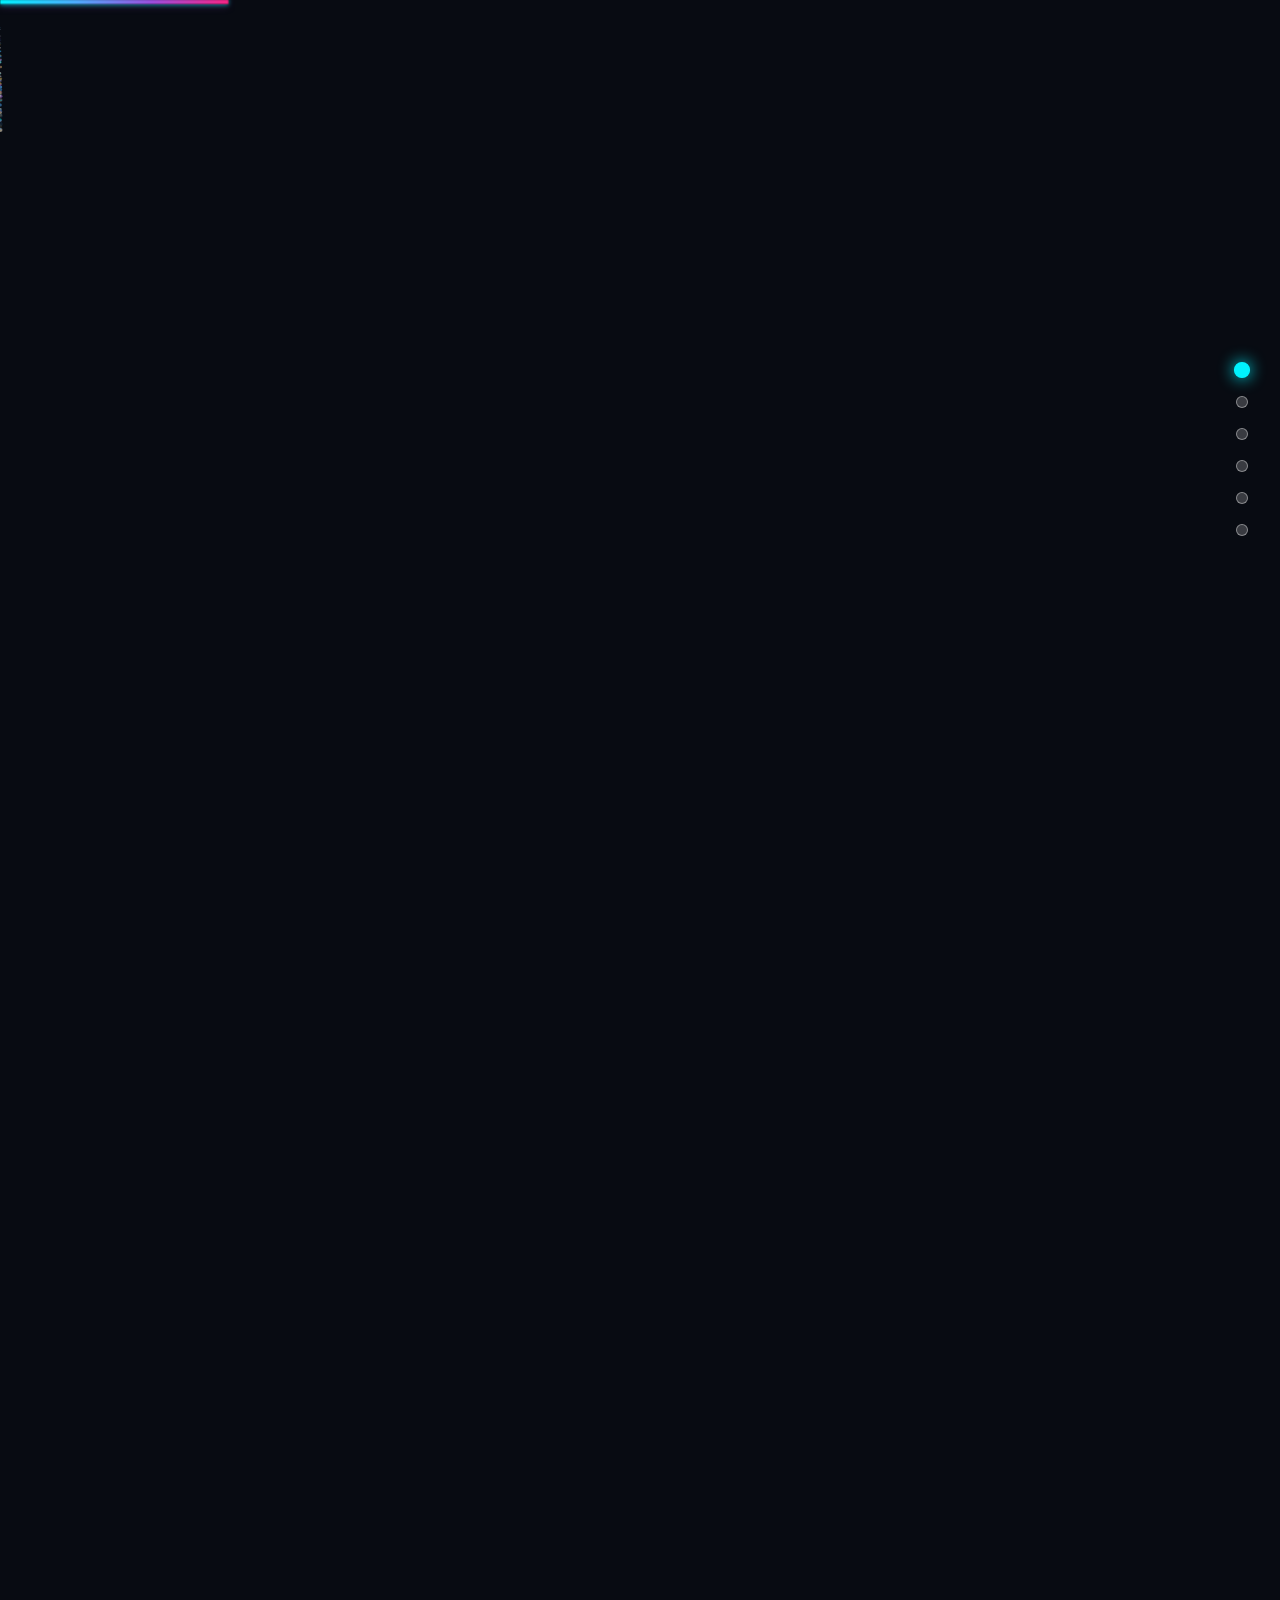
<file: index.html>
<!DOCTYPE html>
<html lang="pt-BR">
<head>
  <meta charset="UTF-8">
  <meta name="viewport" content="width=device-width, initial-scale=1.0, viewport-fit=cover">
  <meta http-equiv="X-UA-Compatible" content="ie=edge">
  <meta http-equiv="Content-Security-Policy" content="default-src 'self'; img-src 'self' data:; style-src 'self' 'unsafe-inline'; script-src 'self';">

  <title>Portfólio Vibe Coding 2026 // Gustavo Guanabara</title>
  <meta name="description" content="GuIA do Desenvolvedor Moderno: Projetos reais, feitos 100% com vibe coding sensato e muita criatividade para os iniciantes em Tecnologia por Gustavo Guanabara.">
  <meta name="author" content="Gustavo Guanabara">
  <meta name="theme-color" content="#080b12">

  <!-- Favicon Multi-Navegadores & Apple Safari -->
  <link rel="icon" href="favicon.ico" sizes="any">
  <link rel="icon" type="image/png" sizes="32x32" href="favicon-32x32.png">
  <link rel="icon" type="image/png" sizes="16x16" href="favicon-16x16.png">
  <link rel="icon" type="image/png" sizes="512x512" href="favicon.png">
  <link rel="apple-touch-icon" sizes="180x180" href="apple-touch-icon.png">
  <link rel="apple-touch-icon" href="apple-touch-icon.png">
  <link rel="shortcut icon" href="favicon.ico">
  <link rel="manifest" href="site.webmanifest">

  <!-- Folhas de Estilos -->
  <link rel="stylesheet" href="css/reset.css">
  <link rel="stylesheet" href="css/style.css">
</head>
<body>

  <!-- Barra de Progresso Ultrafina Fixa no Topo (RN-005) -->
  <div id="scroll-progress" aria-hidden="true"></div>

  <!-- Tela de Pré-carregamento Assíncrono com Feedback Visual -->
  <div id="preloader" role="status" aria-live="polite">
    <div class="preloader-spinner"></div>
    <div class="preloader-text">Inicializando experiência...</div>
    <div class="preloader-bar-container">
      <div class="preloader-bar-fill"></div>
    </div>
  </div>

  <!-- Motor Gráfico Canvas 2D em Tela Cheia -->
  <canvas id="parallax-canvas" aria-hidden="true"></canvas>

  <!-- Indicador de Navegação Lateral Rápida (Dots) -->
  <nav id="nav-dots" aria-label="Navegação entre projetos"></nav>

  <!-- Container de Cenas Semânticas -->
  <main id="scenes-container">

    <!-- Tela Inicial: Capa Hero com Efeito Parallax (RN-001 / RN-002) -->
    <section class="scene hero-scene" id="scene-hero" data-index="0">
      <div class="hero-container">

        <!-- Coluna de Conteúdo Editorial -->
        <div class="hero-content">
          <div class="hero-badge">
            <span class="hero-badge-pulse"></span>
            PORTFÓLIO VIBECODING // 2026
          </div>
          <h1 class="hero-title" aria-label="GuIA do Desenvolvedor Moderno">
            Gu<span class="highlight-ai">IA</span> do Desenvolvedor Moderno
          </h1>
          <p class="hero-subtitle">
            Projetos reais, feitos 100% com vibe coding sensato e muita criatividade para os iniciantes em Tecnologia
          </p>
          <a href="#scene-closing" class="hero-author-tag" id="hero-author-tag" role="button" aria-label="Navegar até a seção de contatos de Gustavo Guanabara" title="Clique para rolar até os links de contato">
            <span>Criado por <strong>Gustavo Guanabara</strong></span>
          </a>
        </div>

        <!-- Palco Visual: Foto Gustavo Guanabara e Logo Gafanhoto em Parallax Traseiro -->
        <div class="hero-visual" id="hero-visual-stage">
          <div class="hero-glow-aura" aria-hidden="true"></div>

          <!-- Camada Traseira: Logo Gafanhoto (Efeito Parallax de Fundo) -->
          <div class="hero-logo-layer" id="hero-logo-layer">
            <img src="images/logo-gafanhoto.png" alt="Logo Gafanhoto" class="hero-logo-img" />
          </div>

          <!-- Camada Frontal: Foto Gustavo Guanabara (Efeito Parallax e Levitação) -->
          <div class="hero-avatar-layer" id="hero-avatar-layer">
            <img src="images/guanabara-gafanhoto.png" alt="Gustavo Guanabara com Capuz Gafanhoto" class="hero-avatar-img" />
          </div>
        </div>

      </div>
    </section>

    <!-- Container dos Projetos (Renderizados dinamicamente a partir de data/projects.json) -->
    <div id="projects-container"></div>

    <!-- Seção de Encerramento e Contatos (RN-009 / RN-010) -->
    <section class="scene closing-scene" id="scene-closing" data-index="4">
      <div class="closing-container">
        <div class="closing-brand-emblem">
          <img src="images/logo-gafanhoto.png" alt="Logo Gafanhoto" class="closing-logo-img" />
        </div>
        <h2 class="closing-title">Construindo a proxima geração Dev</h2>
        <p class="closing-bio">
          Acompanhe o nosso trabalho para ficar sempre atualizado com as novidades. Os projetos apresentados aqui serão construídos do zero, usando nossa técnica.
        </p>
        <div class="closing-footer">
          &copy; 2026 Gustavo Guanabara &bull; Projetos Vibecoding v1.0.9 <a href="test.html" class="test-health-link" title="Diagnóstico & Testes do Ambiente" aria-label="Ambiente de Testes">🧪</a>
        </div>
      </div>
    </section>

  </main>

  <!-- Script Modular ES6 Nativo -->
  <script type="module" src="js/main.js"></script>
</body>
</html>
</file>
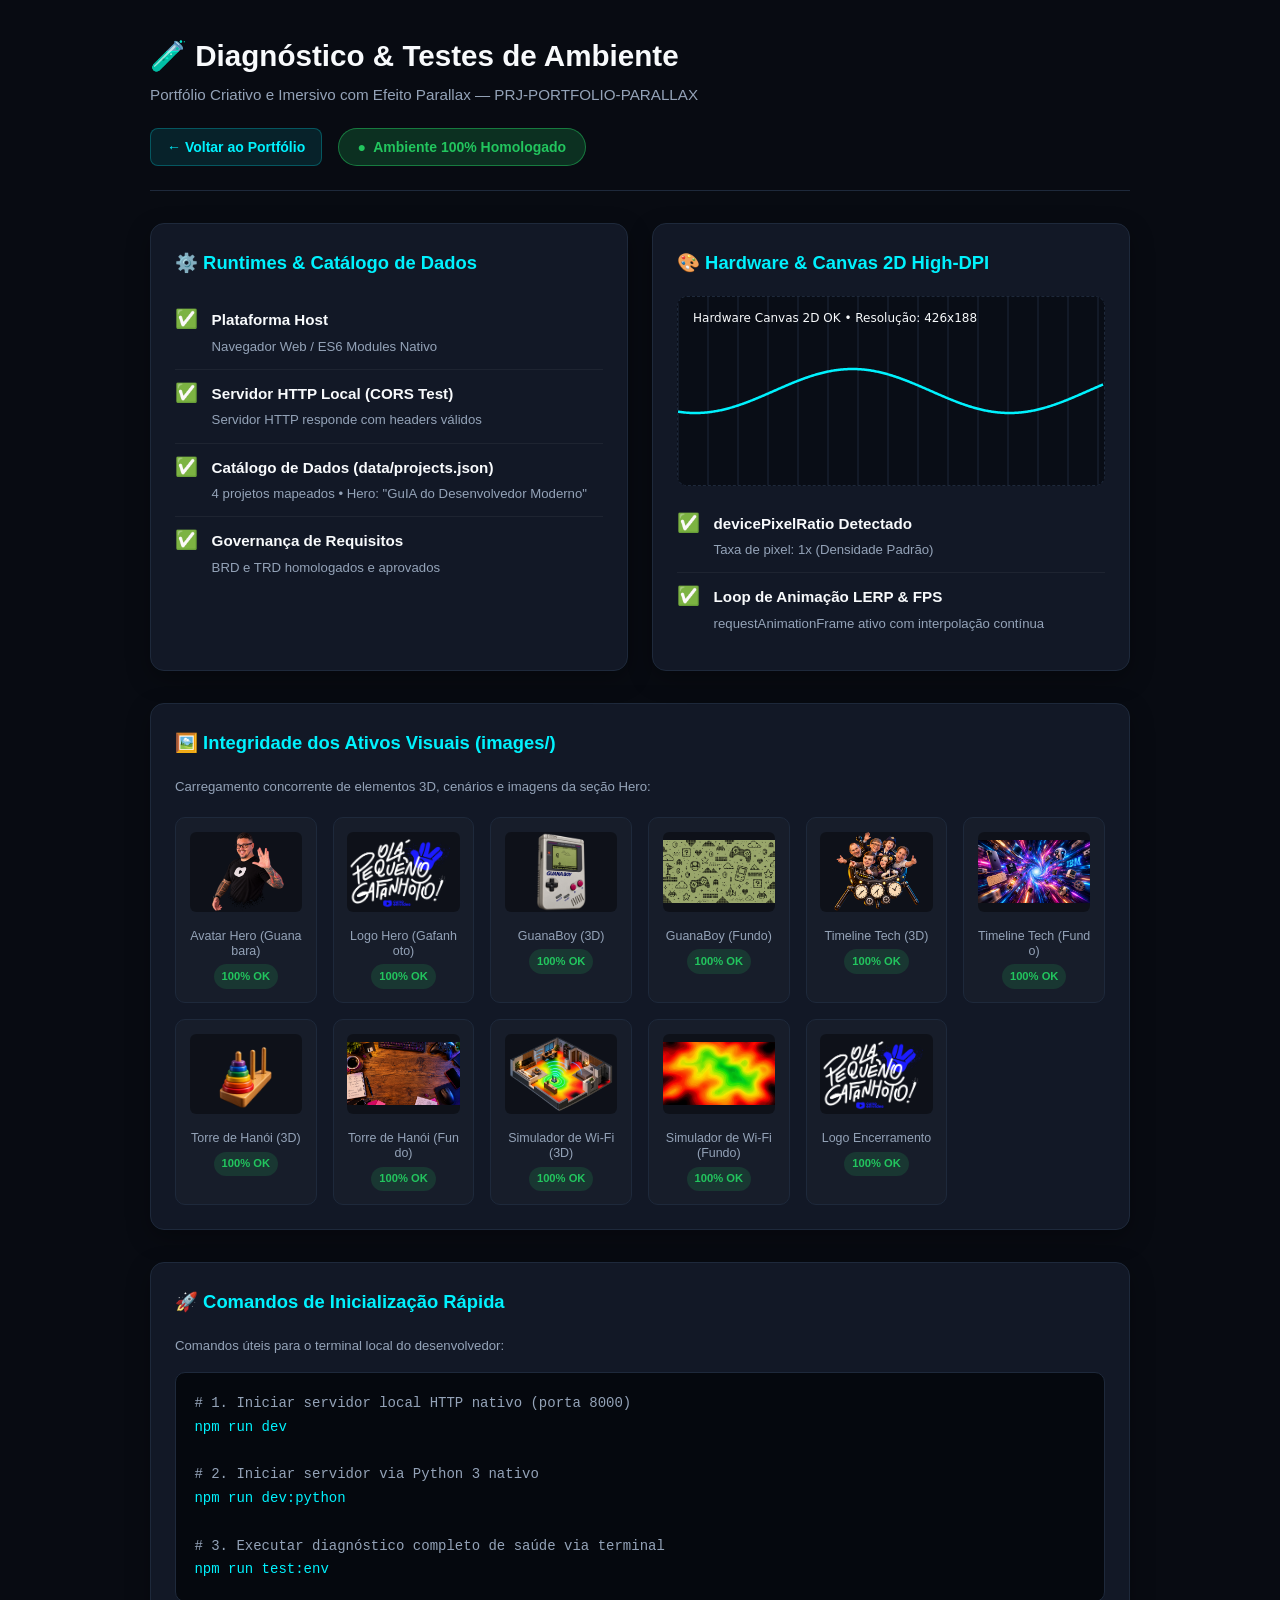
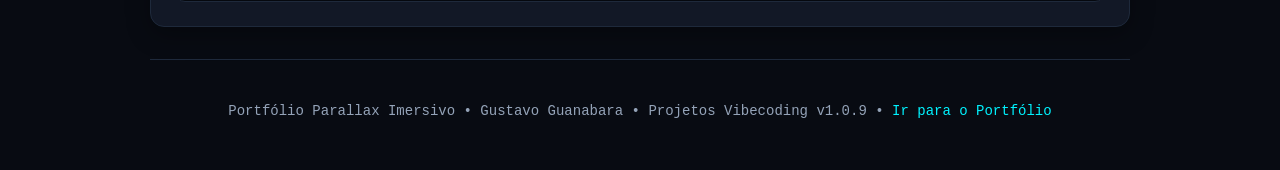
<file: test.html>
<!DOCTYPE html>
<html lang="pt-BR">
<head>
  <meta charset="UTF-8">
  <meta name="viewport" content="width=device-width, initial-scale=1.0">
  <title>🧪 Diagnóstico & Testes de Ambiente - Portfólio Parallax</title>
  <link rel="icon" href="favicon.ico" sizes="any">
  <link rel="icon" type="image/png" sizes="32x32" href="favicon-32x32.png">
  <link rel="icon" type="image/png" sizes="16x16" href="favicon-16x16.png">
  <link rel="icon" type="image/png" sizes="512x512" href="favicon.png">
  <link rel="apple-touch-icon" sizes="180x180" href="apple-touch-icon.png">
  <link rel="apple-touch-icon" href="apple-touch-icon.png">
  <link rel="shortcut icon" href="favicon.ico">
  <link rel="manifest" href="site.webmanifest">
  <style>
    :root {
      --bg-color: #080b12;
      --card-bg: #121826;
      --border-color: #1e293b;
      --text-main: #f8fafc;
      --text-muted: #94a3b8;
      --primary: #00f2fe;
      --primary-gradient: linear-gradient(135deg, #00f2fe 0%, #4facfe 100%);
      --success: #22c55e;
      --warning: #f59e0b;
      --error: #ef4444;
      --font-family: -apple-system, BlinkMacSystemFont, "Segoe UI", Roboto, Helvetica, Arial, sans-serif;
      --font-mono: "SF Mono", Monaco, Consolas, "Liberation Mono", "Courier New", monospace;
    }

    * {
      box-sizing: border-box;
      margin: 0;
      padding: 0;
    }

    body {
      background-color: var(--bg-color);
      color: var(--text-main);
      font-family: var(--font-family);
      line-height: 1.6;
      padding: 2rem 1.25rem;
    }

    .container {
      max-width: 980px;
      margin: 0 auto;
    }

    header {
      margin-bottom: 2rem;
      border-bottom: 1px solid var(--border-color);
      padding-bottom: 1.5rem;
      display: flex;
      justify-content: space-between;
      align-items: center;
      flex-wrap: wrap;
      gap: 1.25rem;
    }

    .header-titles h1 {
      font-size: 1.85rem;
      color: var(--text-main);
      display: flex;
      align-items: center;
      gap: 0.65rem;
      font-weight: 800;
    }

    .header-titles p {
      color: var(--text-muted);
      font-size: 0.95rem;
      margin-top: 0.25rem;
    }

    .header-actions {
      display: flex;
      align-items: center;
      gap: 1rem;
      flex-wrap: wrap;
    }

    .badge-status {
      display: inline-flex;
      align-items: center;
      gap: 0.45rem;
      padding: 0.45rem 1.15rem;
      border-radius: 9999px;
      font-size: 0.875rem;
      font-weight: 600;
      background: rgba(34, 197, 94, 0.15);
      color: var(--success);
      border: 1px solid rgba(34, 197, 94, 0.3);
      transition: all 0.3s ease;
    }

    .btn-back {
      display: inline-flex;
      align-items: center;
      gap: 0.5rem;
      padding: 0.45rem 1rem;
      border-radius: 8px;
      font-size: 0.875rem;
      font-weight: 600;
      background: rgba(0, 242, 254, 0.1);
      color: var(--primary);
      border: 1px solid rgba(0, 242, 254, 0.25);
      text-decoration: none;
      transition: all 0.2s ease;
    }

    .btn-back:hover {
      background: var(--primary);
      color: #080b12;
      transform: translateY(-2px);
    }

    .grid {
      display: grid;
      grid-template-columns: repeat(auto-fit, minmax(320px, 1fr));
      gap: 1.5rem;
      margin-bottom: 2rem;
    }

    .card {
      background-color: var(--card-bg);
      border: 1px solid var(--border-color);
      border-radius: 14px;
      padding: 1.5rem;
      box-shadow: 0 8px 24px rgba(0, 0, 0, 0.3);
    }

    .card h2 {
      font-size: 1.15rem;
      margin-bottom: 1.15rem;
      color: var(--primary);
      display: flex;
      align-items: center;
      gap: 0.5rem;
      font-weight: 700;
    }

    .checklist {
      list-style: none;
    }

    .checklist li {
      display: flex;
      align-items: flex-start;
      gap: 0.85rem;
      padding: 0.75rem 0;
      border-bottom: 1px solid rgba(255, 255, 255, 0.05);
      font-size: 0.95rem;
    }

    .checklist li:last-child {
      border-bottom: none;
    }

    .status-icon {
      font-size: 1.15rem;
      line-height: 1.2;
    }

    .meta-details {
      color: var(--text-muted);
      font-size: 0.825rem;
      margin-top: 0.2rem;
    }

    #canvas-test {
      width: 100%;
      height: 190px;
      background: #090d16;
      border-radius: 10px;
      border: 1px dashed var(--border-color);
      display: block;
    }

    .assets-grid {
      display: grid;
      grid-template-columns: repeat(auto-fill, minmax(140px, 1fr));
      gap: 1rem;
      margin-top: 1.25rem;
    }

    .asset-item {
      background: rgba(255, 255, 255, 0.02);
      border: 1px solid var(--border-color);
      border-radius: 10px;
      padding: 0.85rem;
      text-align: center;
      transition: transform 0.2s ease, border-color 0.2s ease;
    }

    .asset-item:hover {
      border-color: rgba(0, 242, 254, 0.4);
      transform: translateY(-2px);
    }

    .asset-thumb {
      width: 100%;
      height: 80px;
      object-fit: contain;
      background: rgba(0, 0, 0, 0.4);
      border-radius: 6px;
      margin-bottom: 0.6rem;
    }

    .asset-name {
      font-size: 0.78rem;
      color: var(--text-muted);
      word-break: break-all;
      line-height: 1.2;
    }

    .asset-badge {
      font-size: 0.7rem;
      margin-top: 0.35rem;
      display: inline-block;
      padding: 0.2rem 0.5rem;
      border-radius: 9999px;
      background: rgba(34, 197, 94, 0.15);
      color: var(--success);
      font-weight: 600;
    }

    .commands-box {
      background: #05080e;
      border: 1px solid var(--border-color);
      border-radius: 10px;
      padding: 1.15rem;
      font-family: var(--font-mono);
      font-size: 0.875rem;
      color: var(--primary);
      overflow-x: auto;
      margin-top: 1rem;
      line-height: 1.7;
    }

    .commands-box span.comment {
      color: var(--text-muted);
    }

    footer {
      text-align: center;
      padding: 2.5rem 0 1rem 0;
      color: var(--text-muted);
      font-size: 0.875rem;
      border-top: 1px solid var(--border-color);
      font-family: var(--font-mono);
    }

    footer a {
      color: var(--primary);
      text-decoration: none;
    }

    footer a:hover {
      text-decoration: underline;
    }
  </style>
</head>
<body>

  <div class="container">
    <header>
      <div class="header-titles">
        <h1>🧪 Diagnóstico & Testes de Ambiente</h1>
        <p>Portfólio Criativo e Imersivo com Efeito Parallax — PRJ-PORTFOLIO-PARALLAX</p>
      </div>
      <div class="header-actions">
        <a href="index.html" class="btn-back">← Voltar ao Portfólio</a>
        <div id="general-status" class="badge-status">
          <span>●</span> Verificando Ambiente...
        </div>
      </div>
    </header>

    <div class="grid">
      <!-- Card 1: Verificação de Runtimes e Catálogo de Dados -->
      <div class="card">
        <h2>⚙️ Runtimes & Catálogo de Dados</h2>
        <ul class="checklist">
          <li>
            <span class="status-icon">✅</span>
            <div>
              <strong>Plataforma Host</strong>
              <div class="meta-details" id="host-info">Navegador Web / ES6 Modules Nativo</div>
            </div>
          </li>
          <li>
            <span class="status-icon" id="cors-status">⏳</span>
            <div>
              <strong>Servidor HTTP Local (CORS Test)</strong>
              <div class="meta-details" id="cors-details">Testando requisição fetch local...</div>
            </div>
          </li>
          <li>
            <span class="status-icon" id="data-status">⏳</span>
            <div>
              <strong>Catálogo de Dados (data/projects.json)</strong>
              <div class="meta-details" id="data-details">Aguardando carregamento...</div>
            </div>
          </li>
          <li>
            <span class="status-icon">✅</span>
            <div>
              <strong>Governança de Requisitos</strong>
              <div class="meta-details">BRD e TRD homologados e aprovados</div>
            </div>
          </li>
        </ul>
      </div>

      <!-- Card 2: Teste de Aceleração Gráfica e Canvas 2D -->
      <div class="card">
        <h2>🎨 Hardware & Canvas 2D High-DPI</h2>
        <canvas id="canvas-test" width="600" height="300"></canvas>
        <div style="margin-top: 0.85rem;">
          <ul class="checklist">
            <li>
              <span class="status-icon">✅</span>
              <div>
                <strong>devicePixelRatio Detectado</strong>
                <div class="meta-details" id="dpr-info">Calculando resolução da tela...</div>
              </div>
            </li>
            <li>
              <span class="status-icon">✅</span>
              <div>
                <strong>Loop de Animação LERP & FPS</strong>
                <div class="meta-details">requestAnimationFrame ativo com interpolação contínua</div>
              </div>
            </li>
          </ul>
        </div>
      </div>
    </div>

    <!-- Card 3: Integridade de Ativos Gráficos (images/) -->
    <div class="card" style="margin-bottom: 2rem;">
      <h2>🖼️ Integridade dos Ativos Visuais (images/)</h2>
      <p class="meta-details">Carregamento concorrente de elementos 3D, cenários e imagens da seção Hero:</p>
      <div class="assets-grid" id="assets-container">
        <!-- Injetado dinamicamente via JS -->
      </div>
    </div>

    <!-- Card 4: Instruções de Uso do Ambiente -->
    <div class="card" style="margin-bottom: 2rem;">
      <h2>🚀 Comandos de Inicialização Rápida</h2>
      <p class="meta-details">Comandos úteis para o terminal local do desenvolvedor:</p>
      <div class="commands-box">
        <span class="comment"># 1. Iniciar servidor local HTTP nativo (porta 8000)</span><br>
        npm run dev<br><br>
        <span class="comment"># 2. Iniciar servidor via Python 3 nativo</span><br>
        npm run dev:python<br><br>
        <span class="comment"># 3. Executar diagnóstico completo de saúde via terminal</span><br>
        npm run test:env
      </div>
    </div>

    <footer>
      Portfólio Parallax Imersivo &bull; Gustavo Guanabara &bull; Projetos Vibecoding v1.0.9 &bull; <a href="index.html">Ir para o Portfólio</a>
    </footer>
  </div>

  <script>
    document.addEventListener('DOMContentLoaded', async () => {
      const generalStatus = document.getElementById('general-status');
      const corsStatus = document.getElementById('cors-status');
      const corsDetails = document.getElementById('cors-details');
      const dataStatus = document.getElementById('data-status');
      const dataDetails = document.getElementById('data-details');
      const dprInfo = document.getElementById('dpr-info');
      const assetsContainer = document.getElementById('assets-container');

      // 1. DPI & Canvas Test
      const dpr = window.devicePixelRatio || 1;
      dprInfo.textContent = `Taxa de pixel: ${dpr}x (${dpr >= 2 ? 'Tela Retina / HiDPI' : 'Densidade Padrão'})`;

      const canvas = document.getElementById('canvas-test');
      const ctx = canvas.getContext('2d');
      let t = 0;

      function renderCanvas() {
        const w = canvas.clientWidth;
        const h = canvas.clientHeight;
        if (canvas.width !== w * dpr || canvas.height !== h * dpr) {
          canvas.width = w * dpr;
          canvas.height = h * dpr;
          ctx.scale(dpr, dpr);
        }

        ctx.fillStyle = '#090d16';
        ctx.fillRect(0, 0, w, h);

        // Grade e onda de teste senoidal para testar LERP e FPS
        ctx.strokeStyle = '#1e293b';
        ctx.lineWidth = 1;
        for (let x = 0; x < w; x += 30) {
          ctx.beginPath();
          ctx.moveTo(x, 0);
          ctx.lineTo(x, h);
          ctx.stroke();
        }

        ctx.strokeStyle = '#00f2fe';
        ctx.lineWidth = 2.5;
        ctx.beginPath();
        for (let x = 0; x < w; x++) {
          const y = h / 2 + Math.sin((x * 0.02) + t) * 22;
          if (x === 0) ctx.moveTo(x, y);
          else ctx.lineTo(x, y);
        }
        ctx.stroke();

        ctx.fillStyle = '#f8fafc';
        ctx.font = '12px system-ui, sans-serif';
        ctx.fillText(`Hardware Canvas 2D OK • Resolução: ${canvas.width}x${canvas.height}`, 15, 25);

        t += 0.035;
        requestAnimationFrame(renderCanvas);
      }
      renderCanvas();

      // 2. Leitura assíncrona do catálogo JSON direto da raiz
      try {
        const response = await fetch('data/projects.json');
        if (!response.ok) throw new Error(`HTTP ${response.status}`);
        const data = await response.json();

        corsStatus.textContent = '✅';
        corsDetails.textContent = 'Servidor HTTP responde com headers válidos';

        dataStatus.textContent = '✅';
        const heroTitle = data.hero?.title || 'Definido';
        dataDetails.textContent = `${data.projects.length} projetos mapeados • Hero: "${heroTitle}"`;

        // 3. Montar lista de ativos a testar (Projetos + Hero + Logos)
        const assetsToTest = [];

        // Ativos do Hero
        if (data.hero?.avatarImage) {
          assetsToTest.push({ name: 'Avatar Hero (Guanabara)', src: data.hero.avatarImage });
        }
        if (data.hero?.logoImage) {
          assetsToTest.push({ name: 'Logo Hero (Gafanhoto)', src: data.hero.logoImage });
        }

        // Ativos dos Projetos
        data.projects.forEach(p => {
          if (p.element3D) {
            assetsToTest.push({ name: `${p.title} (3D)`, src: p.element3D });
          }
          if (p.backgroundImage) {
            assetsToTest.push({ name: `${p.title} (Fundo)`, src: p.backgroundImage });
          }
        });

        // Ativo do Encerramento
        if (data.closing?.logo) {
          assetsToTest.push({ name: 'Logo Encerramento', src: data.closing.logo });
        }

        assetsContainer.innerHTML = '';
        let loadedCount = 0;

        for (const asset of assetsToTest) {
          const itemDiv = document.createElement('div');
          itemDiv.className = 'asset-item';

          const img = document.createElement('img');
          img.className = 'asset-thumb';
          img.alt = asset.name;
          img.src = asset.src;

          const nameDiv = document.createElement('div');
          nameDiv.className = 'asset-name';
          nameDiv.textContent = asset.name;

          const badge = document.createElement('span');
          badge.className = 'asset-badge';
          badge.textContent = 'Carregando...';

          img.onload = () => {
            badge.textContent = '100% OK';
            loadedCount++;
            if (loadedCount === assetsToTest.length) {
              generalStatus.innerHTML = '<span>●</span> Ambiente 100% Homologado';
              generalStatus.style.background = 'rgba(34, 197, 94, 0.2)';
              generalStatus.style.color = '#22c55e';
              generalStatus.style.borderColor = 'rgba(34, 197, 94, 0.5)';
            }
          };

          img.onerror = () => {
            badge.textContent = 'Falha';
            badge.style.color = '#ef4444';
            badge.style.background = 'rgba(239, 68, 68, 0.2)';
          };

          itemDiv.appendChild(img);
          itemDiv.appendChild(nameDiv);
          itemDiv.appendChild(badge);
          assetsContainer.appendChild(itemDiv);
        }

      } catch (err) {
        corsStatus.textContent = '⚠️';
        corsDetails.textContent = 'Aberto direto via file:// ou servidor HTTP desligado';
        dataStatus.textContent = '⚠️';
        dataDetails.textContent = 'Inicie o servidor HTTP com "npm run dev" para carregar JSON';
        generalStatus.innerHTML = '<span>●</span> Inicie o Servidor HTTP (npm run dev)';
        generalStatus.style.color = '#f59e0b';
        generalStatus.style.background = 'rgba(245, 158, 11, 0.2)';
      }
    });
  </script>
</body>
</html>
</file>
<file: css/style.css>
/* ==========================================================================
   ESTILOS PRINCIPAIS — PORTFÓLIO PARALLAX IMERSIVO
   Projetos Vibecoding (GuanaBoy, Torre de Hanói, Simulador Wi-Fi)
   ========================================================================== */

:root {
  --bg-dark: #080b12;
  --bg-card: rgba(14, 20, 33, 0.75);
  --bg-card-hover: rgba(20, 28, 46, 0.85);
  --border-card: rgba(255, 255, 255, 0.1);
  --border-card-highlight: rgba(0, 242, 254, 0.35);

  --accent-cyan: #00f2fe;
  --accent-blue: #4facfe;
  --accent-purple: #9d4edd;
  --accent-magenta: #f72585;
  --accent-gold: #ffd166;

  --text-primary: #f0f6fc;
  --text-secondary: #9aa5b5;
  --text-muted: #6e7681;

  --font-sans: -apple-system, BlinkMacSystemFont, "Segoe UI", Roboto, "Helvetica Neue", Arial, sans-serif;
  --font-mono: ui-monospace, SFMono-Regular, "SF Mono", Menlo, Consolas, monospace;

  --transition-fast: 0.2s cubic-bezier(0.16, 1, 0.3, 1);
  --transition-smooth: 0.5s cubic-bezier(0.16, 1, 0.3, 1);
  --transition-slow: 0.8s cubic-bezier(0.16, 1, 0.3, 1);
}

/* ==========================================================================
   BARRA DE PROGRESSO ULTRAFINA (RN-005)
   ========================================================================== */

#scroll-progress {
  position: fixed;
  top: 0;
  left: 0;
  width: 100%;
  height: 3.5px;
  z-index: 9999;
  background: linear-gradient(90deg, var(--accent-cyan), var(--accent-blue), var(--accent-purple), var(--accent-magenta));
  transform-origin: left;
  transform: scaleX(0);
  box-shadow: 0 0 12px rgba(0, 242, 254, 0.8), 0 0 24px rgba(157, 78, 221, 0.4);
  pointer-events: none;
  transition: transform 0.05s linear;
}

/* ==========================================================================
   TELA DE PRÉ-CARREGAMENTO (PRELOADER)
   ========================================================================== */

#preloader {
  position: fixed;
  inset: 0;
  z-index: 10000;
  background-color: var(--bg-dark);
  display: flex;
  flex-direction: column;
  align-items: center;
  justify-content: center;
  gap: 1.5rem;
  transition: opacity 0.6s cubic-bezier(0.16, 1, 0.3, 1), visibility 0.6s ease;
}

#preloader.is-hidden {
  opacity: 0;
  visibility: hidden;
  pointer-events: none;
}

.preloader-spinner {
  width: 56px;
  height: 56px;
  border: 3px solid rgba(255, 255, 255, 0.08);
  border-top-color: var(--accent-cyan);
  border-right-color: var(--accent-blue);
  border-radius: 50%;
  animation: spin 0.9s cubic-bezier(0.5, 0, 0.5, 1) infinite;
  box-shadow: 0 0 25px rgba(0, 242, 254, 0.3);
}

.preloader-text {
  font-family: var(--font-mono);
  font-size: 0.9rem;
  letter-spacing: 0.15em;
  color: var(--accent-cyan);
  text-transform: uppercase;
}

.preloader-bar-container {
  width: 220px;
  height: 4px;
  background: rgba(255, 255, 255, 0.06);
  border-radius: 4px;
  overflow: hidden;
}

.preloader-bar-fill {
  height: 100%;
  width: 0%;
  background: linear-gradient(90deg, var(--accent-cyan), var(--accent-purple));
  transition: width 0.3s ease;
}

@keyframes spin {
  to { transform: rotate(360deg); }
}

/* ==========================================================================
   CANVAS FIXO 2D COM EFEITO PARALLAX
   ========================================================================== */

#parallax-canvas {
  position: fixed;
  top: 0;
  left: 0;
  width: 100vw;
  height: 100vh;
  height: 100dvh;
  z-index: 1;
  pointer-events: none;
  display: block;
}

/* ==========================================================================
   INDICADOR DE NAVEGAÇÃO LATERAL (DOTS)
   ========================================================================== */

#nav-dots {
  position: fixed;
  right: 2rem;
  top: 50%;
  transform: translateY(-50%);
  z-index: 200;
  display: flex;
  flex-direction: column;
  gap: 1.25rem;
}

.nav-dot {
  position: relative;
  width: 12px;
  height: 12px;
  border-radius: 50%;
  background: rgba(255, 255, 255, 0.2);
  border: 1px solid rgba(255, 255, 255, 0.4);
  cursor: pointer;
  transition: all var(--transition-fast);
  padding: 0;
}

.nav-dot::after {
  content: "";
  position: absolute;
  inset: -6px;
  border-radius: 50%;
}

.nav-dot:hover,
.nav-dot.is-active {
  background: var(--accent-cyan);
  border-color: var(--accent-cyan);
  transform: scale(1.35);
  box-shadow: 0 0 12px var(--accent-cyan);
}

.nav-dot-tooltip {
  position: absolute;
  right: calc(100% + 14px);
  top: 50%;
  transform: translateY(-50%) translateX(10px);
  padding: 0.35rem 0.75rem;
  background: rgba(14, 20, 33, 0.9);
  backdrop-filter: blur(8px);
  border: 1px solid var(--border-card);
  border-radius: 6px;
  color: var(--text-primary);
  font-family: var(--font-sans);
  font-size: 0.75rem;
  font-weight: 500;
  letter-spacing: 0.05em;
  white-space: nowrap;
  pointer-events: none;
  opacity: 0;
  transition: all var(--transition-fast);
}

.nav-dot:hover .nav-dot-tooltip {
  opacity: 1;
  transform: translateY(-50%) translateX(0);
}

/* ==========================================================================
   CONTAINER PRINCIPAL DE CONTEÚDO E CENAS
   ========================================================================== */

#scenes-container {
  position: relative;
  z-index: 10;
  width: 100%;
}

.scene {
  position: relative;
  width: 100%;
  min-height: 100vh;
  min-height: 100dvh;
  display: flex;
  align-items: center;
  justify-content: center;
  padding: 3rem 2rem;
  box-sizing: border-box;
}

/* ==========================================================================
   TELA INICIAL: HERO SCENE (RN-001 / RN-002)
   ========================================================================== */

.hero-scene {
  text-align: left;
  flex-direction: column;
  justify-content: center;
  align-items: center;
  padding: 4rem 2rem;
  pointer-events: auto;
  position: relative;
  overflow: hidden;
}

.hero-container {
  display: flex;
  align-items: center;
  justify-content: space-between;
  width: 100%;
  max-width: 1240px;
  gap: 3.5rem;
  margin: 0 auto;
  position: relative;
  z-index: 2;
}

.hero-content {
  flex: 1 1 560px;
  max-width: 620px;
  padding: 2.75rem;
  background: rgba(8, 11, 18, 0.92);
  backdrop-filter: blur(20px);
  -webkit-backdrop-filter: blur(20px);
  border: 1px solid rgba(255, 255, 255, 0.1);
  border-radius: 28px;
  box-shadow: 0 30px 65px rgba(0, 0, 0, 0.8), inset 0 1px 0 rgba(255, 255, 255, 0.1);
  transition: transform var(--transition-smooth), opacity var(--transition-smooth);
  will-change: transform, opacity;
}

.hero-badge {
  display: inline-flex;
  align-items: center;
  gap: 0.5rem;
  padding: 0.4rem 1rem;
  border-radius: 100px;
  background: rgba(0, 242, 254, 0.1);
  border: 1px solid rgba(0, 242, 254, 0.3);
  color: var(--accent-cyan);
  font-family: var(--font-mono);
  font-size: 0.8rem;
  letter-spacing: 0.1em;
  text-transform: uppercase;
  margin-bottom: 1.25rem;
}

.hero-badge-pulse {
  width: 8px;
  height: 8px;
  border-radius: 50%;
  background-color: var(--accent-cyan);
  box-shadow: 0 0 8px var(--accent-cyan);
  animation: pulse-dot 2s infinite;
}

.hero-title {
  font-size: clamp(2.3rem, 4.2vw, 3.8rem);
  font-weight: 800;
  line-height: 1.15;
  letter-spacing: -0.025em;
  color: var(--text-primary);
  margin-bottom: 1.25rem;
}

/* Destaque especial do "IA" da palavra GuIA (Trocadilho com Inteligência Artificial) */
.highlight-ai {
  display: inline-block;
  position: relative;
  font-weight: 900;
  letter-spacing: 0.02em;
  background: linear-gradient(135deg, #00f2fe 0%, #00ff87 45%, #ffd166 100%);
  -webkit-background-clip: text;
  -webkit-text-fill-color: transparent;
  filter: drop-shadow(0 0 16px rgba(0, 242, 254, 0.75)) drop-shadow(0 0 32px rgba(0, 255, 135, 0.5));
  transition: filter var(--transition-fast), transform var(--transition-fast);
}

.highlight-ai:hover {
  transform: scale(1.04);
  filter: drop-shadow(0 0 22px rgba(0, 242, 254, 0.9)) drop-shadow(0 0 40px rgba(0, 255, 135, 0.7));
}

.hero-subtitle {
  font-size: clamp(1.05rem, 1.8vw, 1.25rem);
  color: var(--text-secondary);
  margin-bottom: 2rem;
  font-weight: 400;
  line-height: 1.6;
}

.hero-author-tag {
  display: inline-flex;
  align-items: center;
  gap: 0.6rem;
  font-family: var(--font-sans);
  font-size: 0.95rem;
  color: var(--text-primary);
  background: rgba(255, 255, 255, 0.05);
  padding: 0.55rem 1.3rem;
  border-radius: 50px;
  border: 1px solid rgba(255, 255, 255, 0.1);
  box-shadow: 0 4px 16px rgba(0, 0, 0, 0.2);
  cursor: pointer;
  user-select: none;
  text-decoration: none;
  transition: all var(--transition-fast);
}

.hero-author-tag:hover {
  background: rgba(0, 242, 254, 0.08);
  border-color: var(--accent-cyan);
  color: #ffffff;
  transform: translateY(-2px);
  box-shadow: 0 8px 24px rgba(0, 0, 0, 0.35), 0 0 16px rgba(0, 242, 254, 0.3);
}

.hero-author-tag:active {
  transform: translateY(0);
}

.hero-author-tag:focus-visible {
  outline: 2px solid var(--accent-cyan);
  outline-offset: 3px;
}

.hero-author-tag strong {
  color: var(--accent-gold);
}

/* ==========================================================================
   PALCO VISUAL DO HERO: GUANABARA + LOGO GAFANHOTO (PARALLAX MULTICAMADA)
   ========================================================================== */

.hero-visual {
  flex: 1 1 480px;
  max-width: 540px;
  height: 520px;
  position: relative;
  display: flex;
  align-items: center;
  justify-content: center;
}

.hero-glow-aura {
  position: absolute;
  width: 440px;
  height: 440px;
  border-radius: 50%;
  background: radial-gradient(circle, rgba(0, 242, 254, 0.25) 0%, rgba(0, 255, 135, 0.16) 35%, rgba(157, 78, 221, 0.1) 65%, transparent 75%);
  filter: blur(45px);
  pointer-events: none;
  z-index: 0;
  will-change: transform, opacity;
}

/* Camada Traseira: Logo Gafanhoto com Parallax Profundo */
.hero-logo-layer {
  position: absolute;
  top: 50%;
  left: 50%;
  transform: translate(-50%, -50%);
  width: 95%;
  max-width: 460px;
  z-index: 1; /* Atrás de Guanabara */
  display: flex;
  align-items: center;
  justify-content: center;
  pointer-events: none;
  will-change: transform, opacity;
}

.hero-logo-img {
  width: 100%;
  height: auto;
  display: block;
  object-fit: contain;
  filter: none; /* Efeito de brilho removido da logo conforme solicitado */
  opacity: 0.95;
}

/* Camada Frontal: Guanabara com Capuz Gafanhoto */
.hero-avatar-layer {
  position: relative;
  z-index: 2; /* Na frente do Logo Gafanhoto */
  width: 88%;
  max-width: 420px;
  display: flex;
  align-items: center;
  justify-content: center;
  pointer-events: auto;
  will-change: transform, opacity;
}

.hero-avatar-img {
  width: 100%;
  height: auto;
  display: block;
  object-fit: contain;
  /* Brilho neon preservado na imagem do Guanabara */
  filter: drop-shadow(0 25px 45px rgba(0, 0, 0, 0.85)) drop-shadow(0 0 25px rgba(0, 242, 254, 0.35)) drop-shadow(0 0 45px rgba(0, 255, 135, 0.2));
  transition: filter var(--transition-fast);
}

.hero-avatar-img:hover {
  filter: drop-shadow(0 30px 60px rgba(0, 0, 0, 0.95)) drop-shadow(0 0 35px rgba(0, 242, 254, 0.5)) drop-shadow(0 0 60px rgba(0, 255, 135, 0.35));
}


@keyframes pulse-dot {
  0% { transform: scale(1); opacity: 1; }
  50% { transform: scale(1.5); opacity: 0.4; }
  100% { transform: scale(1); opacity: 1; }
}

/* ==========================================================================
   CENAS DOS PROJETOS (RN-003, RN-004, RN-006, RN-008)
   ========================================================================== */

.project-scene {
  display: flex;
  justify-content: flex-start;
  align-items: center;
  padding: 4rem 8vw;
}

/* Alternância elegante de layout por projeto */
.project-scene:nth-child(even) {
  justify-content: flex-end;
}

.project-card {
  position: relative;
  width: 100%;
  max-width: 520px;
  background: var(--bg-card);
  backdrop-filter: blur(16px);
  -webkit-backdrop-filter: blur(16px);
  border: 1px solid var(--border-card);
  border-radius: 24px;
  padding: 2.75rem;
  box-shadow: 0 30px 60px rgba(0, 0, 0, 0.6), inset 0 1px 0 rgba(255, 255, 255, 0.1);
  transition: transform var(--transition-smooth), border-color var(--transition-fast), box-shadow var(--transition-smooth);
  pointer-events: auto;
}

.project-card:hover {
  background: var(--bg-card-hover);
  border-color: var(--border-card-highlight);
  box-shadow: 0 35px 70px rgba(0, 0, 0, 0.7), 0 0 30px rgba(0, 242, 254, 0.15);
}

.project-badge {
  display: inline-block;
  font-family: var(--font-mono);
  font-size: 0.75rem;
  font-weight: 600;
  letter-spacing: 0.15em;
  color: var(--accent-cyan);
  text-transform: uppercase;
  margin-bottom: 0.85rem;
}

.project-title {
  font-size: clamp(2rem, 3.5vw, 2.75rem);
  font-weight: 800;
  color: var(--text-primary);
  line-height: 1.15;
  margin-bottom: 1.25rem;
  letter-spacing: -0.02em;
}

.project-description {
  font-size: 1.05rem;
  line-height: 1.7;
  color: var(--text-secondary);
  margin-bottom: 2rem;
}

.project-actions {
  display: flex;
  align-items: center;
  gap: 1rem;
}

.btn-cta {
  display: inline-flex;
  align-items: center;
  gap: 0.75rem;
  padding: 0.9rem 1.8rem;
  border-radius: 12px;
  font-family: var(--font-sans);
  font-size: 0.95rem;
  font-weight: 600;
  color: #080b12;
  background: linear-gradient(135deg, var(--accent-cyan) 0%, var(--accent-blue) 100%);
  box-shadow: 0 10px 25px rgba(0, 242, 254, 0.35);
  transition: all var(--transition-fast);
  cursor: pointer;
}

.btn-cta:hover {
  transform: translateY(-2px);
  box-shadow: 0 15px 35px rgba(0, 242, 254, 0.55);
  filter: brightness(1.1);
}

.btn-cta:active {
  transform: translateY(0);
}

.btn-cta svg {
  width: 18px;
  height: 18px;
  transition: transform var(--transition-fast);
}

.btn-cta:hover svg {
  transform: translateX(4px);
}

/* ==========================================================================
   TELA FINAL: ENCERRAMENTO E CONTATOS (RN-009 / RN-010)
   ========================================================================== */

.closing-scene {
  text-align: center;
  flex-direction: column;
  justify-content: center;
  padding: 5rem 2rem 4rem;
}

.closing-container {
  max-width: 980px;
  width: 100%;
  background: var(--bg-card);
  backdrop-filter: blur(16px);
  -webkit-backdrop-filter: blur(16px);
  border: 1px solid var(--border-card);
  border-radius: 28px;
  padding: 3.5rem 2.5rem;
  box-shadow: 0 30px 70px rgba(0, 0, 0, 0.6);
  pointer-events: auto;
  margin-bottom: 3rem;
}

/* Emblema solto e limpo da marca Gafanhoto no painel de encerramento */
.closing-brand-emblem {
  display: flex;
  align-items: center;
  justify-content: center;
  margin-bottom: 2rem;
}

.closing-logo-img {
  width: auto;
  height: clamp(75px, 9vw, 96px);
  max-width: 250px;
  object-fit: contain;
  opacity: 0.98;
  filter: drop-shadow(0 6px 18px rgba(0, 0, 0, 0.45));
  transition: transform var(--transition-fast);
}

.closing-logo-img:hover {
  transform: scale(1.05);
}

.closing-title {
  font-size: clamp(2.2rem, 4.5vw, 3.5rem);
  font-weight: 800;
  color: var(--text-primary);
  line-height: 1.15;
  margin-bottom: 1.25rem;
  letter-spacing: -0.02em;
}

.closing-bio {
  font-size: 1.15rem;
  color: var(--text-secondary);
  max-width: 680px;
  margin: 0 auto 2.5rem;
  line-height: 1.6;
}

.social-links-grid {
  display: grid;
  grid-template-columns: repeat(auto-fit, minmax(200px, 1fr));
  gap: 1.25rem;
  margin-bottom: 2rem;
}

.social-card {
  display: flex;
  align-items: center;
  gap: 1.25rem;
  padding: 1.25rem;
  background: rgba(255, 255, 255, 0.04);
  border: 1px solid rgba(255, 255, 255, 0.08);
  border-radius: 16px;
  transition: all var(--transition-fast);
  text-align: left;
}

.social-card:hover {
  background: rgba(255, 255, 255, 0.08);
  border-color: var(--accent-cyan);
  transform: translateY(-3px);
  box-shadow: 0 12px 25px rgba(0, 0, 0, 0.4), 0 0 15px rgba(0, 242, 254, 0.2);
}

.social-icon-wrapper {
  width: 44px;
  height: 44px;
  border-radius: 12px;
  background: rgba(0, 242, 254, 0.1);
  display: flex;
  align-items: center;
  justify-content: center;
  color: var(--accent-cyan);
  flex-shrink: 0;
  transition: all var(--transition-fast);
}

.social-card:hover .social-icon-wrapper {
  background: var(--accent-cyan);
  color: #080b12;
}

.social-info-platform {
  font-size: 1rem;
  font-weight: 700;
  color: var(--text-primary);
  margin-bottom: 0.2rem;
}

.social-info-desc {
  font-size: 0.78rem;
  color: var(--text-muted);
  line-height: 1.3;
}

.closing-footer {
  font-size: 0.85rem;
  color: var(--text-muted);
  font-family: var(--font-mono);
  letter-spacing: 0.05em;
}

.test-health-link {
  display: inline-block;
  margin-left: 0.4rem;
  font-size: 0.95rem;
  line-height: 1;
  text-decoration: none;
  vertical-align: middle;
  transition: transform var(--transition-fast), filter var(--transition-fast);
  cursor: pointer;
}

.test-health-link:hover {
  transform: scale(1.3) rotate(15deg);
  filter: drop-shadow(0 0 8px rgba(0, 242, 254, 0.8));
}

/* ==========================================================================
   RESPONSIVIDADE E DISPOSITIVOS MÓVEIS (MOBILE & TABLET)
   ========================================================================== */

/* ==========================================================================
   RESPONSIVIDADE: TELAS COMPACTAS E INTERMEDIÁRIAS (ATÉ 1024px)
   Cobre tablets, janelas redimensionadas e smartphones
   ========================================================================== */

@media (max-width: 1024px) {
  #nav-dots {
    display: none; /* Barra ultrafina no topo garante experiência 100% limpa */
  }

  .scene {
    min-height: 100vh;
    min-height: 100dvh;
    padding: 2.25rem 1.5rem;
    padding-top: max(2.25rem, env(safe-area-inset-top));
    padding-bottom: max(2.25rem, env(safe-area-inset-bottom));
  }

  /* --- HERO SCENE UNIFICADA (PAINEL SÓLIDO COM IMAGENS INTEGRADAS DENTRO DO CARD) --- */
  .hero-scene {
    padding-top: max(2.5rem, env(safe-area-inset-top));
    padding-bottom: max(2rem, env(safe-area-inset-bottom));
    justify-content: center;
  }

  .hero-container {
    width: 100%;
    display: flex;
    justify-content: center;
    align-items: center;
    margin-bottom: 0.5rem;
  }

  .hero-content {
    width: 100%;
    max-width: 560px;
    padding: 2rem 1.75rem 1.25rem;
    border-radius: 26px;
    background: rgba(8, 11, 18, 0.95); /* Fundo 100% sólido e encorpado */
    -webkit-backdrop-filter: blur(24px);
    backdrop-filter: blur(24px);
    border: 1px solid rgba(255, 255, 255, 0.12);
    box-shadow: 0 30px 65px rgba(0, 0, 0, 0.85), inset 0 1px 0 rgba(255, 255, 255, 0.15);
    display: flex;
    flex-direction: column;
    align-items: center;
    text-align: center;
  }

  .hero-badge {
    margin-bottom: 0.95rem;
  }

  .hero-title {
    font-size: clamp(1.85rem, 5vw, 2.4rem);
    margin-bottom: 0.85rem;
  }

  .hero-subtitle {
    font-size: 0.98rem;
    line-height: 1.55;
    margin-bottom: 0.95rem;
    max-width: 480px;
  }

  .hero-author-tag {
    font-size: 0.85rem;
    padding: 0.45rem 1.15rem;
    margin-bottom: 0.15rem; /* Encostado com elegância no palco visual */
  }

  /* Palco Visual integrado DENTRO do painel de conteúdo, puxado para cima */
  .hero-content .hero-visual,
  .hero-visual {
    width: 100%;
    max-width: 340px;
    height: 265px;
    margin: -1.85rem auto -0.5rem; /* Puxado e aproximado com firmeza do autor */
    position: relative;
    display: flex;
    align-items: center;
    justify-content: center;
  }

  .hero-glow-aura {
    width: 280px;
    height: 280px;
  }

  .hero-logo-layer {
    max-width: 300px;
    top: 44%;
  }

  .hero-avatar-layer {
    max-width: 275px;
  }


  /* --- CENAS DE PROJETOS (EMPILHAMENTO VERTICAL CINEMATOGRÁFICO) --- */
  .project-scene,
  .project-scene:nth-child(even) {
    flex-direction: column;
    justify-content: flex-end; /* Card acomodado na base, liberando o terço superior para o Canvas */
    align-items: center;
    padding: 1rem 1.5rem max(2.25rem, env(safe-area-inset-bottom));
  }

  .project-card {
    width: 100%;
    max-width: 540px;
    margin-top: auto;
    padding: 1.85rem 1.5rem;
    border-radius: 22px;
    background: rgba(8, 11, 18, 0.92);
    -webkit-backdrop-filter: blur(24px);
    backdrop-filter: blur(24px);
    border: 1px solid rgba(255, 255, 255, 0.12);
    box-shadow: 0 25px 55px rgba(0, 0, 0, 0.85), inset 0 1px 0 rgba(255, 255, 255, 0.15);
  }

  .closing-container {
    max-width: 640px;
    padding: 2.75rem 1.75rem;
    background: rgba(8, 11, 18, 0.92);
    -webkit-backdrop-filter: blur(24px);
    backdrop-filter: blur(24px);
  }
}

/* Smartphones (<= 768px) - Ajustes Ergonômicos e Escala Aumentada */
@media (max-width: 768px) {
  .scene {
    padding: 1.5rem 1.25rem;
  }

  .hero-content {
    max-width: 500px;
    padding: 1.5rem 1.25rem 0.65rem;
    border-radius: 22px;
  }

  .hero-badge {
    margin-bottom: 0.75rem;
  }

  .hero-title {
    font-size: clamp(1.7rem, 5vw, 2.15rem);
  }

  .hero-subtitle {
    font-size: 0.92rem;
    margin-bottom: 0.75rem;
  }

  .hero-author-tag {
    margin-bottom: 0.1rem; /* Encostado com elegância no palco visual */
  }

  .hero-content .hero-visual,
  .hero-visual {
    max-width: 300px;
    height: 245px;
    margin: -1.75rem auto -0.5rem; /* Puxado para cima aproximando do autor */
  }

  .hero-glow-aura {
    width: 250px;
    height: 250px;
  }

  .hero-logo-layer {
    max-width: 265px;
    top: 43%;
  }

  .hero-avatar-layer {
    max-width: 245px;
  }

  .project-card {
    max-width: 500px;
    padding: 1.6rem 1.25rem;
    border-radius: 20px;
  }

  .project-title {
    font-size: clamp(1.45rem, 5vw, 1.85rem);
  }

  .project-description {
    font-size: 0.9rem;
  }

  .btn-cta {
    width: 100%;
    justify-content: center;
    padding: 0.95rem 1.5rem;
    min-height: 48px;
  }

  .closing-container {
    padding: 2.25rem 1.25rem;
    border-radius: 22px;
  }

  .closing-title {
    font-size: clamp(1.75rem, 5vw, 2.3rem);
  }

  .closing-bio {
    font-size: 0.92rem;
  }

  .social-links-grid {
    grid-template-columns: 1fr;
  }
}

/* Telas Ultrafinas ou Compactas (ex: iPhone SE, aparelhos < 400px de largura) */
@media (max-width: 400px) {
  .hero-content {
    padding: 1.25rem 1rem 0.5rem;
  }

  .hero-badge {
    margin-bottom: 0.65rem;
  }

  .hero-subtitle {
    margin-bottom: 0.65rem;
  }

  .hero-author-tag {
    margin-bottom: 0.1rem;
  }

  .hero-content .hero-visual,
  .hero-visual {
    max-width: 260px;
    height: 225px;
    margin: -1.5rem auto -0.4rem;
  }

  .hero-glow-aura {
    width: 215px;
    height: 215px;
  }

  .hero-logo-layer {
    max-width: 230px;
    top: 43%;
  }

  .hero-avatar-layer {
    max-width: 210px;
  }

  .hero-title {
    font-size: 1.65rem;
  }

  .project-card {
    padding: 1.35rem 1rem;
  }

  .closing-container {
    padding: 1.75rem 1rem;
  }
}

/* Telas com Altura Reduzida (Modo Paisagem / Landscape em Celulares) */
@media (max-height: 640px) and (orientation: landscape) {
  .scene {
    min-height: 120vh;
    padding: 2rem 1.5rem;
  }

  .hero-container {
    flex-direction: row;
    gap: 1.5rem;
  }

  .hero-visual {
    max-width: 240px;
    height: 220px;
  }

  .project-scene,
  .project-scene:nth-child(even) {
    flex-direction: row;
    justify-content: space-between;
  }

  .project-card {
    max-width: 48%;
    margin-top: 0;
  }
}
</file>
